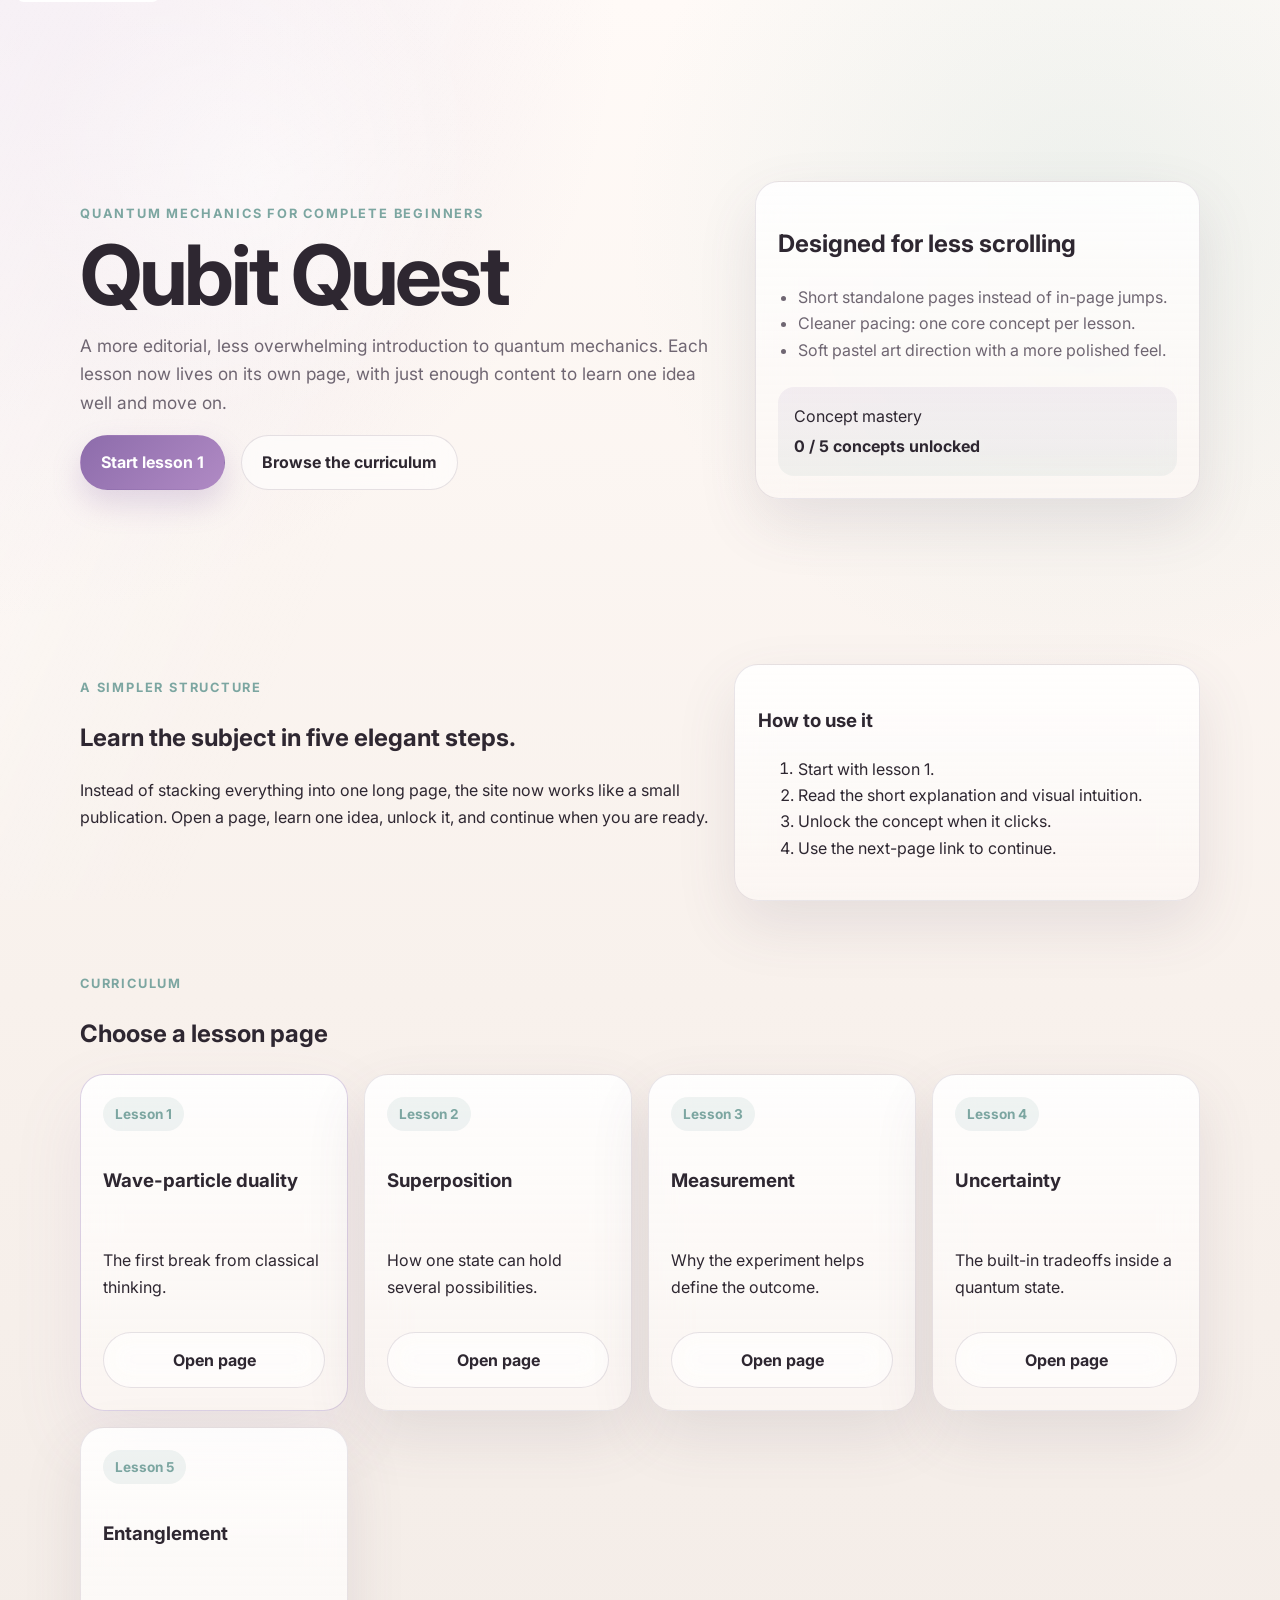
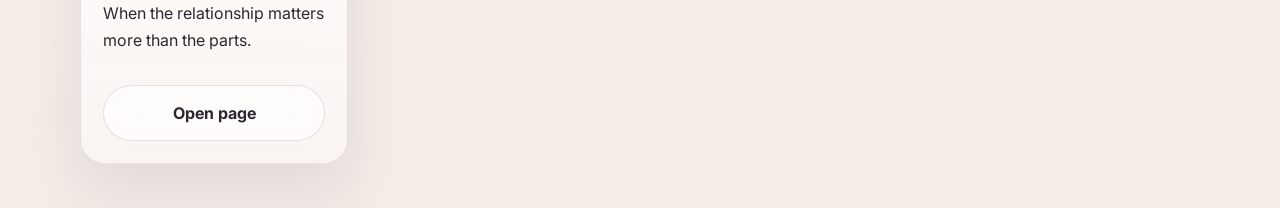
<file: index.html>
<!DOCTYPE html>
<html lang="en">
  <head>
    <meta charset="UTF-8" />
    <meta name="viewport" content="width=device-width, initial-scale=1.0" />
    <title>Qubit Quest | A calmer way into quantum ideas</title>
    <meta
      name="description"
      content="A refined, beginner-friendly quantum mechanics site with short standalone lesson pages and elegant pastel styling."
    />
    <link rel="preconnect" href="https://fonts.googleapis.com" />
    <link rel="preconnect" href="https://fonts.gstatic.com" crossorigin />
    <link
      href="https://fonts.googleapis.com/css2?family=Inter:wght@400;500;600;700;800&display=swap"
      rel="stylesheet"
    />
    <link rel="stylesheet" href="styles.css" />
    <script defer src="script.js"></script>
  </head>
  <body>
    <a class="skip-link" href="#main-content">Skip to content</a>

    <header class="site-header compact-header">
      <div class="brand-block">
        <p class="eyebrow">Quantum mechanics for complete beginners</p>
        <h1>Qubit Quest</h1>
        <p class="hero-copy">
          A more editorial, less overwhelming introduction to quantum mechanics.
          Each lesson now lives on its own page, with just enough content to learn
          one idea well and move on.
        </p>
        <div class="hero-actions">
          <a class="button primary" href="lesson-wave-particle.html">Start lesson 1</a>
          <a class="button secondary" href="#curriculum">Browse the curriculum</a>
        </div>
      </div>

      <section class="hero-panel" aria-labelledby="hero-panel-title">
        <h2 id="hero-panel-title">Designed for less scrolling</h2>
        <ul class="hero-list">
          <li>Short standalone pages instead of in-page jumps.</li>
          <li>Cleaner pacing: one core concept per lesson.</li>
          <li>Soft pastel art direction with a more polished feel.</li>
        </ul>
        <div class="score-card" aria-live="polite">
          <span>Concept mastery</span>
          <strong id="mastery-score">0 / 5 concepts unlocked</strong>
        </div>
      </section>
    </header>

    <main id="main-content">
      <section class="section intro-grid" aria-labelledby="welcome-title">
        <div>
          <p class="eyebrow">A simpler structure</p>
          <h2 id="welcome-title">Learn the subject in five elegant steps.</h2>
          <p>
            Instead of stacking everything into one long page, the site now works
            like a small publication. Open a page, learn one idea, unlock it, and
            continue when you are ready.
          </p>
        </div>
        <aside class="callout" aria-labelledby="approach-title">
          <h3 id="approach-title">How to use it</h3>
          <ol>
            <li>Start with lesson 1.</li>
            <li>Read the short explanation and visual intuition.</li>
            <li>Unlock the concept when it clicks.</li>
            <li>Use the next-page link to continue.</li>
          </ol>
        </aside>
      </section>

      <section class="section" id="curriculum" aria-labelledby="curriculum-title">
        <p class="eyebrow">Curriculum</p>
        <h2 id="curriculum-title">Choose a lesson page</h2>
        <div class="mission-grid pathway-grid">
          <article class="card mission-card pathway-card current">
            <div class="mission-badge">Lesson 1</div>
            <h3>Wave-particle duality</h3>
            <p>The first break from classical thinking.</p>
            <a class="button lesson-link" href="lesson-wave-particle.html">Open page</a>
          </article>
          <article class="card mission-card pathway-card">
            <div class="mission-badge">Lesson 2</div>
            <h3>Superposition</h3>
            <p>How one state can hold several possibilities.</p>
            <a class="button lesson-link" href="lesson-superposition.html">Open page</a>
          </article>
          <article class="card mission-card pathway-card">
            <div class="mission-badge">Lesson 3</div>
            <h3>Measurement</h3>
            <p>Why the experiment helps define the outcome.</p>
            <a class="button lesson-link" href="lesson-measurement.html">Open page</a>
          </article>
          <article class="card mission-card pathway-card">
            <div class="mission-badge">Lesson 4</div>
            <h3>Uncertainty</h3>
            <p>The built-in tradeoffs inside a quantum state.</p>
            <a class="button lesson-link" href="lesson-uncertainty.html">Open page</a>
          </article>
          <article class="card mission-card pathway-card">
            <div class="mission-badge">Lesson 5</div>
            <h3>Entanglement</h3>
            <p>When the relationship matters more than the parts.</p>
            <a class="button lesson-link" href="lesson-entanglement.html">Open page</a>
          </article>
        </div>
      </section>
    </main>
  </body>
</html>
</file>
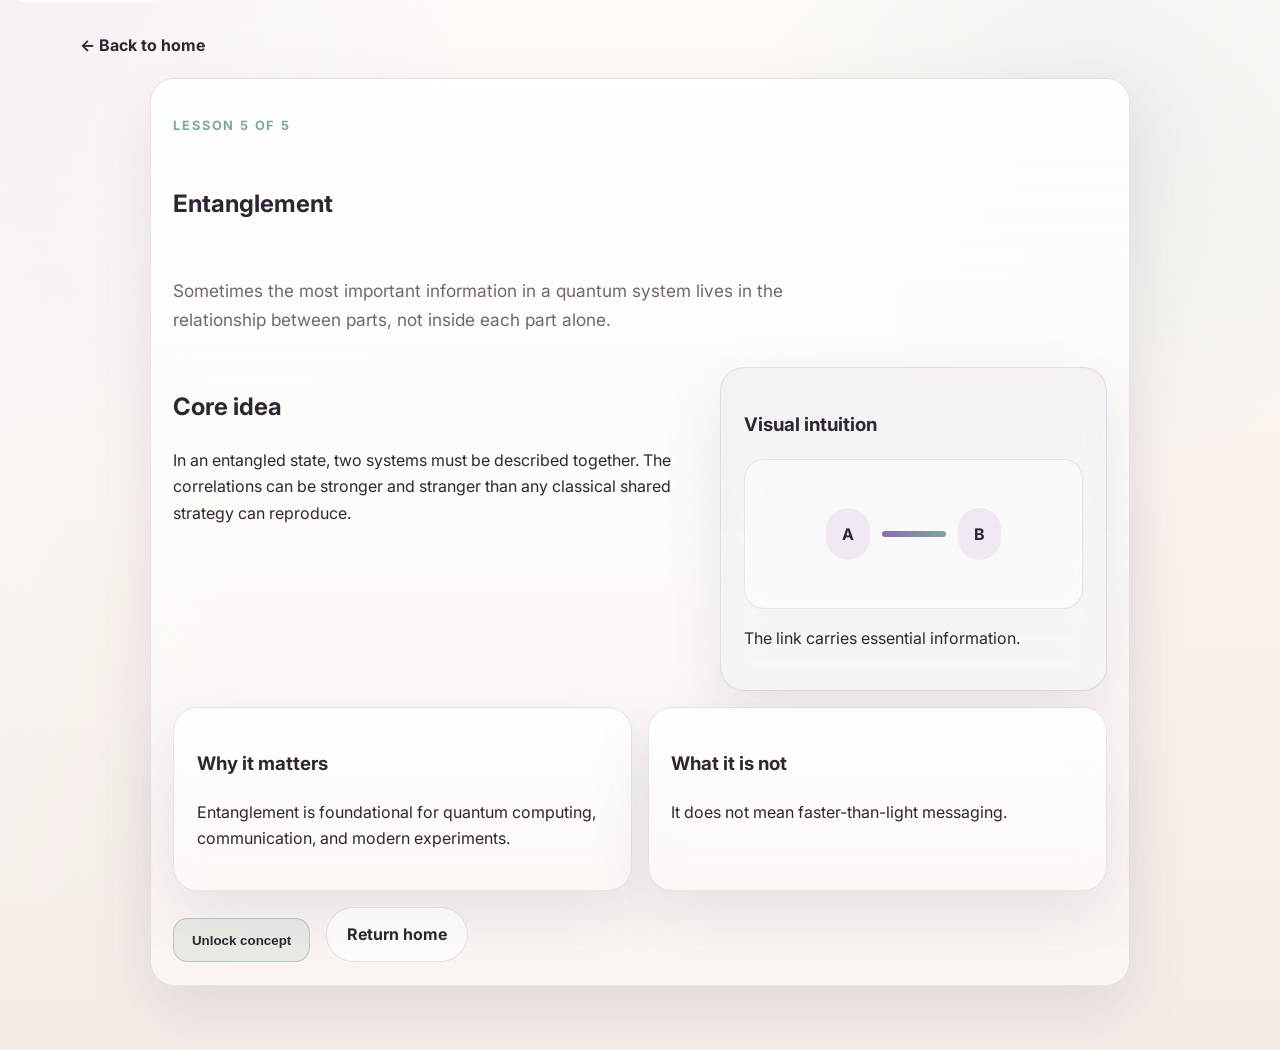
<file: lesson-entanglement.html>
<!DOCTYPE html>
<html lang="en">
<head>
<meta charset="UTF-8" />
<meta name="viewport" content="width=device-width, initial-scale=1.0" />
<title>Lesson 5 | Entanglement</title>
<link rel="preconnect" href="https://fonts.googleapis.com" />
<link rel="preconnect" href="https://fonts.gstatic.com" crossorigin />
<link href="https://fonts.googleapis.com/css2?family=Inter:wght@400;500;600;700;800&display=swap" rel="stylesheet" />
<link rel="stylesheet" href="styles.css" />
<script defer src="script.js">
</script>
</head>
<body>
<a class="skip-link" href="#main-content">Skip to content</a>
<main id="main-content" class="lesson-layout">
<a class="back-link" href="index.html">← Back to home</a>
<article class="card lesson-article">
<p class="lesson-kicker">Lesson 5 of 5</p>
<h1>Entanglement</h1>
<p class="hero-copy">Sometimes the most important information in a quantum system lives in the relationship between parts, not inside each part alone.</p>
<div class="lesson-page-grid compact-grid">
<div>
<h2>Core idea</h2>
<p>In an entangled state, two systems must be described together. The correlations can be stronger and stranger than any classical shared strategy can reproduce.</p>
</div>
<aside class="visual-card">
<h3>Visual intuition</h3>
<div class="entanglement-visual" aria-hidden="true">
<div class="ent-node">A</div>
<div class="ent-link">
</div>
<div class="ent-node">B</div>
</div>
<p>The link carries essential information.</p>
</aside>
</div>
<div class="intuition-grid">
<section class="mini-card">
<h3>Why it matters</h3>
<p>Entanglement is foundational for quantum computing, communication, and modern experiments.</p>
</section>
<section class="mini-card">
<h3>What it is not</h3>
<p>It does not mean faster-than-light messaging.</p>
</section>
</div>
<div class="lesson-actions">
<button class="unlock-btn" data-concept="Entanglement">Unlock concept</button>
<a class="button secondary" href="index.html">Return home</a>
</div>
</article>
</main>
</body>
</html>
</file>
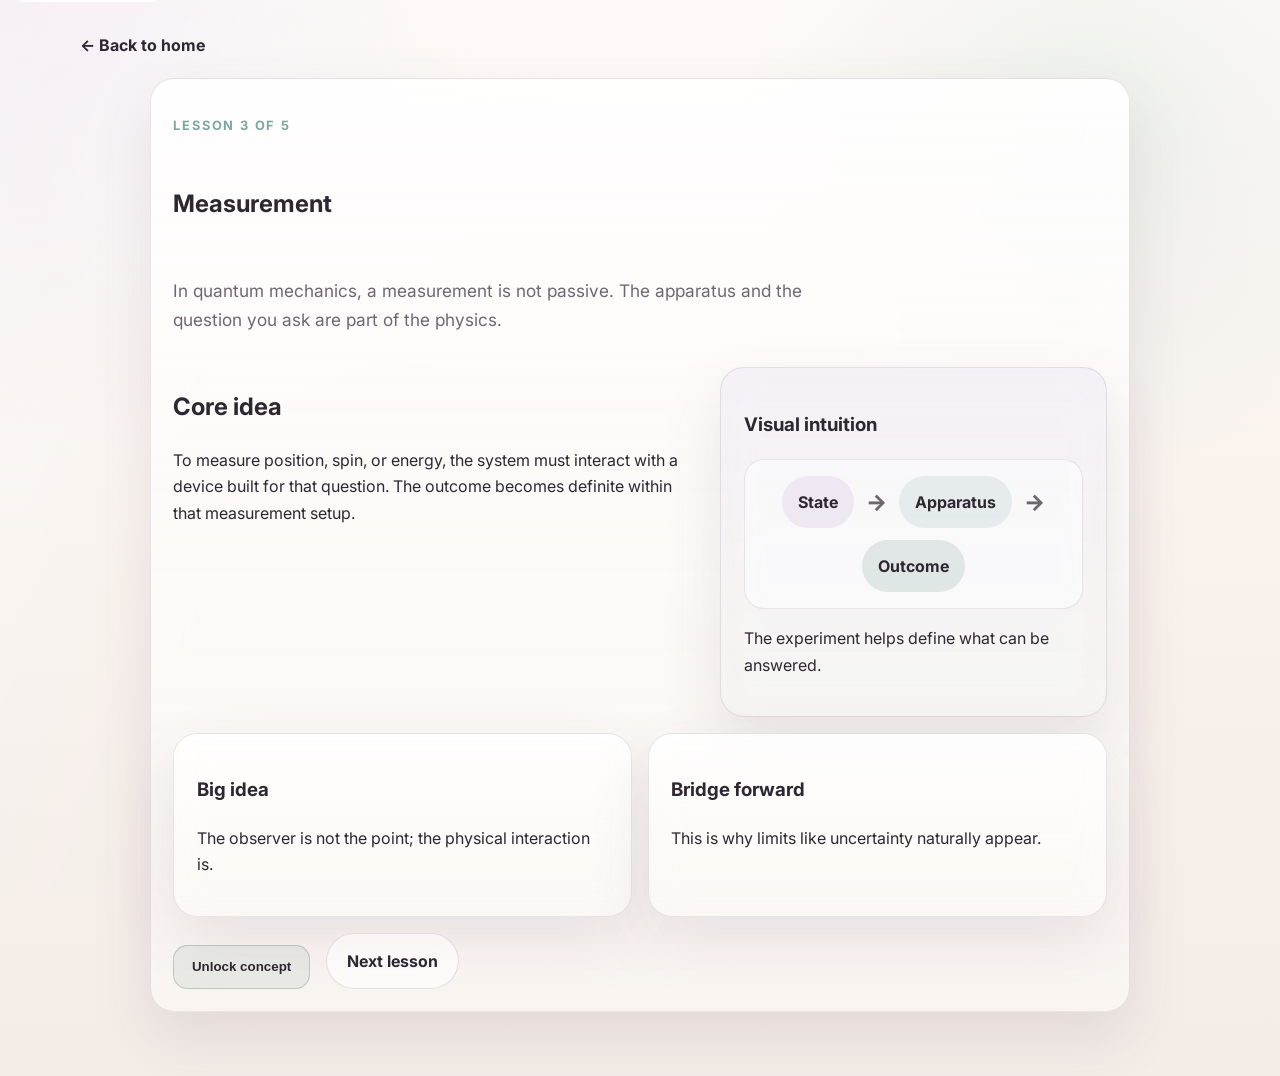
<file: lesson-measurement.html>
<!DOCTYPE html>
<html lang="en">
<head>
<meta charset="UTF-8" />
<meta name="viewport" content="width=device-width, initial-scale=1.0" />
<title>Lesson 3 | Measurement</title>
<link rel="preconnect" href="https://fonts.googleapis.com" />
<link rel="preconnect" href="https://fonts.gstatic.com" crossorigin />
<link href="https://fonts.googleapis.com/css2?family=Inter:wght@400;500;600;700;800&display=swap" rel="stylesheet" />
<link rel="stylesheet" href="styles.css" />
<script defer src="script.js">
</script>
</head>
<body>
<a class="skip-link" href="#main-content">Skip to content</a>
<main id="main-content" class="lesson-layout">
<a class="back-link" href="index.html">← Back to home</a>
<article class="card lesson-article">
<p class="lesson-kicker">Lesson 3 of 5</p>
<h1>Measurement</h1>
<p class="hero-copy">In quantum mechanics, a measurement is not passive. The apparatus and the question you ask are part of the physics.</p>
<div class="lesson-page-grid compact-grid">
<div>
<h2>Core idea</h2>
<p>To measure position, spin, or energy, the system must interact with a device built for that question. The outcome becomes definite within that measurement setup.</p>
</div>
<aside class="visual-card">
<h3>Visual intuition</h3>
<div class="measurement-visual" aria-hidden="true">
<div class="measure-box">State</div>
<div class="measure-arrow">→</div>
<div class="measure-box alt">Apparatus</div>
<div class="measure-arrow">→</div>
<div class="measure-box result">Outcome</div>
</div>
<p>The experiment helps define what can be answered.</p>
</aside>
</div>
<div class="intuition-grid">
<section class="mini-card">
<h3>Big idea</h3>
<p>The observer is not the point; the physical interaction is.</p>
</section>
<section class="mini-card">
<h3>Bridge forward</h3>
<p>This is why limits like uncertainty naturally appear.</p>
</section>
</div>
<div class="lesson-actions">
<button class="unlock-btn" data-concept="Measurement">Unlock concept</button>
<a class="button secondary" href="lesson-uncertainty.html">Next lesson</a>
</div>
</article>
</main>
</body>
</html>
</file>
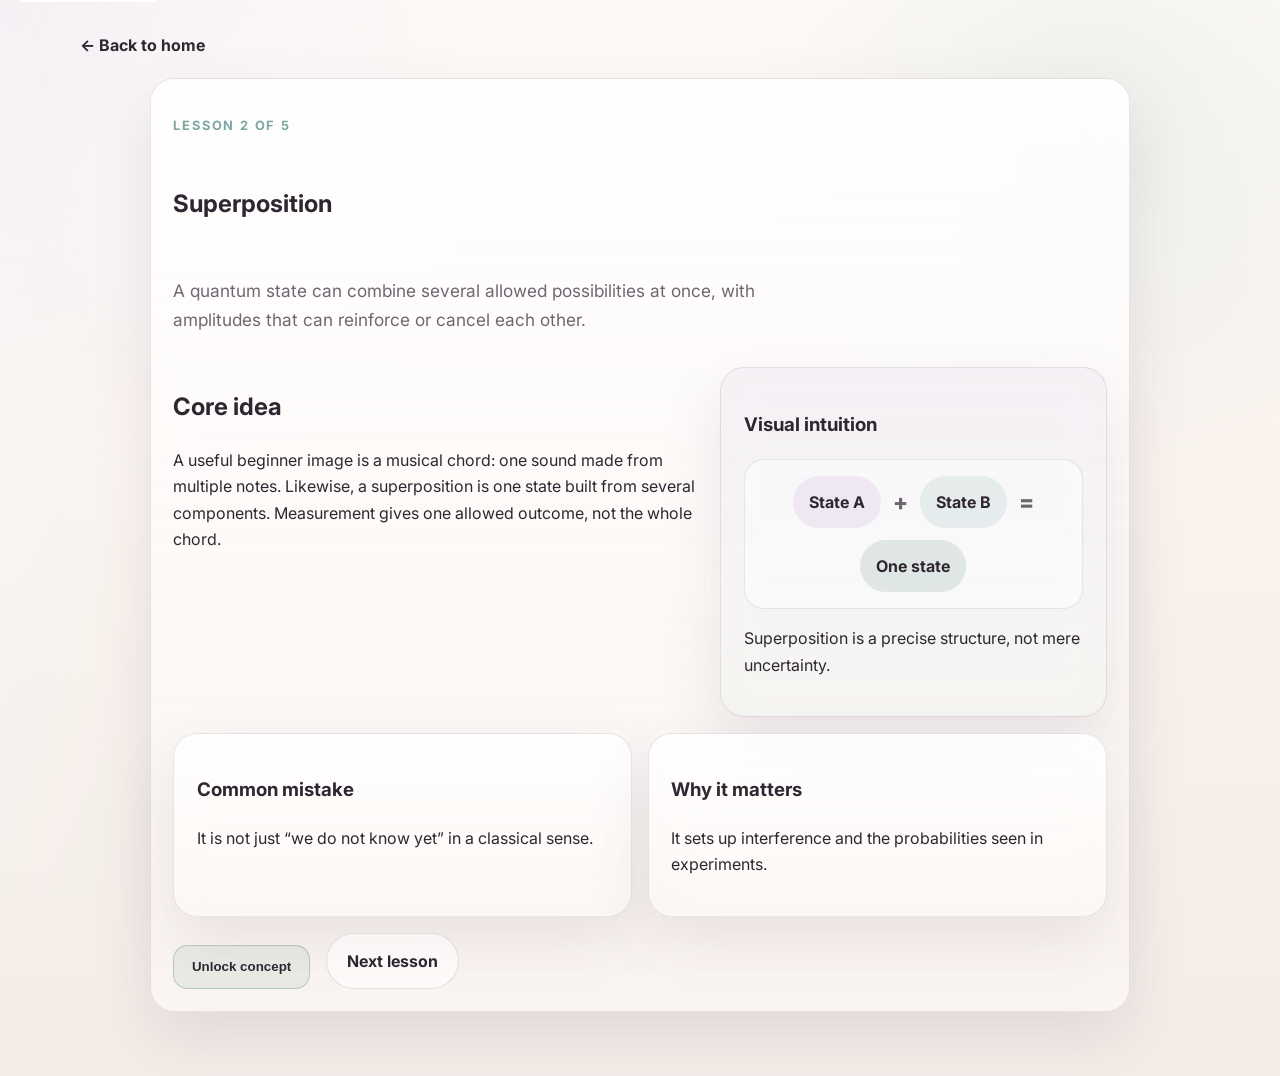
<file: lesson-superposition.html>
<!DOCTYPE html>
<html lang="en">
<head>
<meta charset="UTF-8" />
<meta name="viewport" content="width=device-width, initial-scale=1.0" />
<title>Lesson 2 | Superposition</title>
<link rel="preconnect" href="https://fonts.googleapis.com" />
<link rel="preconnect" href="https://fonts.gstatic.com" crossorigin />
<link href="https://fonts.googleapis.com/css2?family=Inter:wght@400;500;600;700;800&display=swap" rel="stylesheet" />
<link rel="stylesheet" href="styles.css" />
<script defer src="script.js">
</script>
</head>
<body>
<a class="skip-link" href="#main-content">Skip to content</a>
<main id="main-content" class="lesson-layout">
<a class="back-link" href="index.html">← Back to home</a>
<article class="card lesson-article">
<p class="lesson-kicker">Lesson 2 of 5</p>
<h1>Superposition</h1>
<p class="hero-copy">A quantum state can combine several allowed possibilities at once, with amplitudes that can reinforce or cancel each other.</p>
<div class="lesson-page-grid compact-grid">
<div>
<h2>Core idea</h2>
<p>A useful beginner image is a musical chord: one sound made from multiple notes. Likewise, a superposition is one state built from several components. Measurement gives one allowed outcome, not the whole chord.</p>
</div>
<aside class="visual-card">
<h3>Visual intuition</h3>
<div class="superposition-visual" aria-hidden="true">
<span class="state-pill">State A</span>
<span class="plus-sign">+</span>
<span class="state-pill alt">State B</span>
<span class="equals-sign">=</span>
<span class="state-pill result">One state</span>
</div>
<p>Superposition is a precise structure, not mere uncertainty.</p>
</aside>
</div>
<div class="intuition-grid">
<section class="mini-card">
<h3>Common mistake</h3>
<p>It is not just “we do not know yet” in a classical sense.</p>
</section>
<section class="mini-card">
<h3>Why it matters</h3>
<p>It sets up interference and the probabilities seen in experiments.</p>
</section>
</div>
<div class="lesson-actions">
<button class="unlock-btn" data-concept="Superposition">Unlock concept</button>
<a class="button secondary" href="lesson-measurement.html">Next lesson</a>
</div>
</article>
</main>
</body>
</html>
</file>
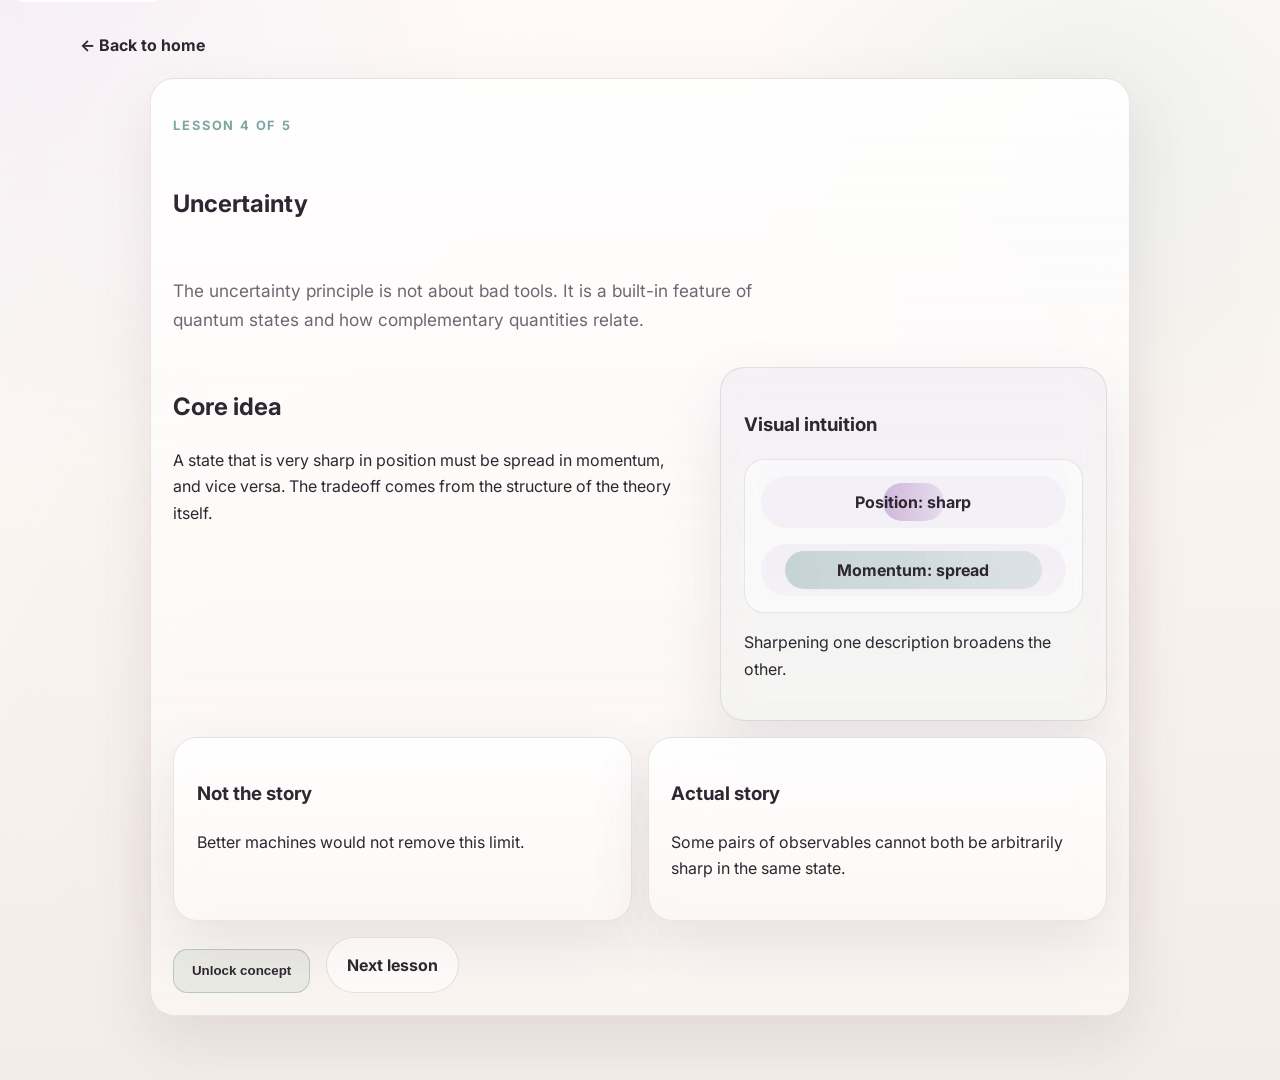
<file: lesson-uncertainty.html>
<!DOCTYPE html>
<html lang="en">
<head>
<meta charset="UTF-8" />
<meta name="viewport" content="width=device-width, initial-scale=1.0" />
<title>Lesson 4 | Uncertainty</title>
<link rel="preconnect" href="https://fonts.googleapis.com" />
<link rel="preconnect" href="https://fonts.gstatic.com" crossorigin />
<link href="https://fonts.googleapis.com/css2?family=Inter:wght@400;500;600;700;800&display=swap" rel="stylesheet" />
<link rel="stylesheet" href="styles.css" />
<script defer src="script.js">
</script>
</head>
<body>
<a class="skip-link" href="#main-content">Skip to content</a>
<main id="main-content" class="lesson-layout">
<a class="back-link" href="index.html">← Back to home</a>
<article class="card lesson-article">
<p class="lesson-kicker">Lesson 4 of 5</p>
<h1>Uncertainty</h1>
<p class="hero-copy">The uncertainty principle is not about bad tools. It is a built-in feature of quantum states and how complementary quantities relate.</p>
<div class="lesson-page-grid compact-grid">
<div>
<h2>Core idea</h2>
<p>A state that is very sharp in position must be spread in momentum, and vice versa. The tradeoff comes from the structure of the theory itself.</p>
</div>
<aside class="visual-card">
<h3>Visual intuition</h3>
<div class="uncertainty-visual" aria-hidden="true">
<div class="uncertainty-axis tight">
<span>Position: sharp</span>
</div>
<div class="uncertainty-axis wide">
<span>Momentum: spread</span>
</div>
</div>
<p>Sharpening one description broadens the other.</p>
</aside>
</div>
<div class="intuition-grid">
<section class="mini-card">
<h3>Not the story</h3>
<p>Better machines would not remove this limit.</p>
</section>
<section class="mini-card">
<h3>Actual story</h3>
<p>Some pairs of observables cannot both be arbitrarily sharp in the same state.</p>
</section>
</div>
<div class="lesson-actions">
<button class="unlock-btn" data-concept="Uncertainty">Unlock concept</button>
<a class="button secondary" href="lesson-entanglement.html">Next lesson</a>
</div>
</article>
</main>
</body>
</html>
</file>
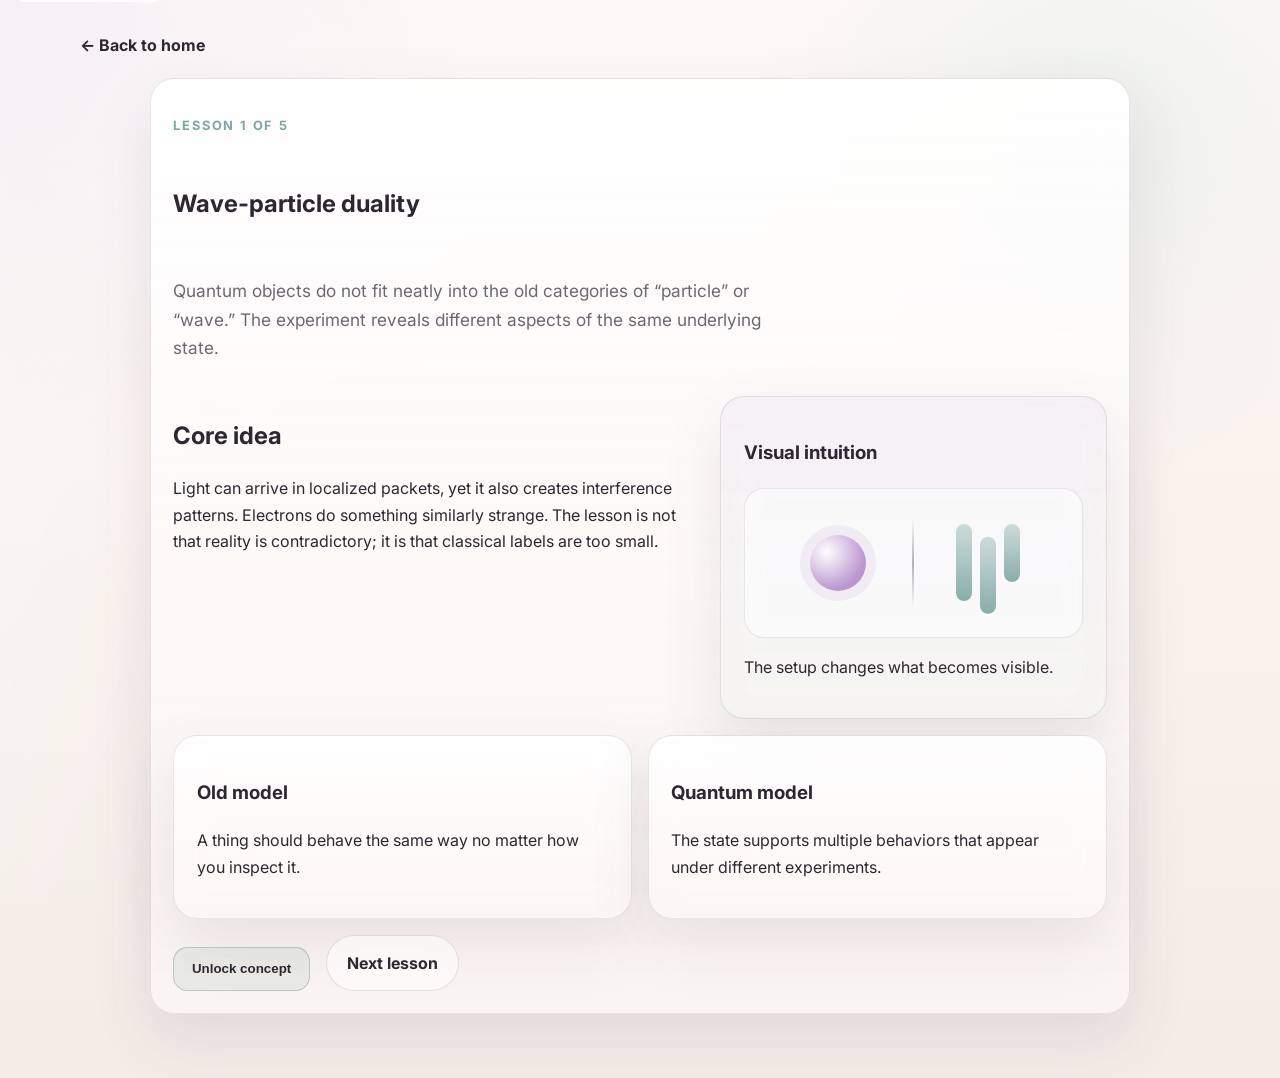
<file: lesson-wave-particle.html>
<!DOCTYPE html>
<html lang="en">
  <head>
    <meta charset="UTF-8" />
    <meta name="viewport" content="width=device-width, initial-scale=1.0" />
    <title>Lesson 1 | Wave-particle duality</title>
    <link rel="preconnect" href="https://fonts.googleapis.com" />
    <link rel="preconnect" href="https://fonts.gstatic.com" crossorigin />
    <link href="https://fonts.googleapis.com/css2?family=Inter:wght@400;500;600;700;800&display=swap" rel="stylesheet" />
    <link rel="stylesheet" href="styles.css" />
    <script defer src="script.js"></script>
  </head>
  <body>
    <a class="skip-link" href="#main-content">Skip to content</a>
    <main id="main-content" class="lesson-layout">
      <a class="back-link" href="index.html">← Back to home</a>
      <article class="card lesson-article">
        <p class="lesson-kicker">Lesson 1 of 5</p>
        <h1>Wave-particle duality</h1>
        <p class="hero-copy">Quantum objects do not fit neatly into the old categories of “particle” or “wave.” The experiment reveals different aspects of the same underlying state.</p>
        <div class="lesson-page-grid compact-grid">
          <div>
            <h2>Core idea</h2>
            <p>Light can arrive in localized packets, yet it also creates interference patterns. Electrons do something similarly strange. The lesson is not that reality is contradictory; it is that classical labels are too small.</p>
          </div>
          <aside class="visual-card">
            <h3>Visual intuition</h3>
            <div class="dual-visual" aria-hidden="true">
              <div class="visual-orb orb-particle"></div>
              <div class="visual-divider"></div>
              <div class="visual-wave"><span></span><span></span><span></span></div>
            </div>
            <p>The setup changes what becomes visible.</p>
          </aside>
        </div>
        <div class="intuition-grid">
          <section class="mini-card"><h3>Old model</h3><p>A thing should behave the same way no matter how you inspect it.</p></section>
          <section class="mini-card"><h3>Quantum model</h3><p>The state supports multiple behaviors that appear under different experiments.</p></section>
        </div>
        <div class="lesson-actions">
          <button class="unlock-btn" data-concept="Wave-particle duality">Unlock concept</button>
          <a class="button secondary" href="lesson-superposition.html">Next lesson</a>
        </div>
      </article>
    </main>
  </body>
</html>
</file>
<file: styles.css>
:root {
  --bg: #faf5f2;
  --bg-alt: #f4ece8;
  --panel: rgba(255, 252, 250, 0.82);
  --card: rgba(255, 255, 255, 0.8);
  --text: #2e2731;
  --muted: #6f6672;
  --accent: #8d6cab;
  --accent-2: #7ca6a1;
  --success: #5d8c77;
  --border: rgba(117, 101, 124, 0.16);
  --shadow: 0 24px 60px rgba(90, 74, 96, 0.12);
}

* { box-sizing: border-box; }
html { scroll-behavior: smooth; }
body {
  margin: 0;
  font-family: 'Inter', system-ui, sans-serif;
  background:
    radial-gradient(circle at top left, rgba(186, 155, 211, 0.2), transparent 28%),
    radial-gradient(circle at 85% 12%, rgba(161, 204, 196, 0.18), transparent 24%),
    linear-gradient(180deg, #fffaf7 0%, #f8f1ec 55%, #f3ece7 100%);
  color: var(--text);
  line-height: 1.65;
  min-height: 100vh;
}
body::before {
  content: '';
  position: fixed;
  inset: 0;
  pointer-events: none;
  background:
    linear-gradient(115deg, rgba(255, 255, 255, 0.42), transparent 35%),
    radial-gradient(circle at 20% 20%, rgba(255, 255, 255, 0.45), transparent 18%);
  z-index: -1;
}
.skip-link { position: absolute; left: 1rem; top: -3rem; background: #fff; color: #000; padding: 0.75rem 1rem; border-radius: 0.5rem; }
.skip-link:focus { top: 1rem; }
.site-header, .section, .lesson-layout { width: min(1120px, calc(100% - 2rem)); margin: 0 auto; }
.site-header { display: grid; grid-template-columns: 1.3fr 0.9fr; gap: 2rem; align-items: center; padding: 4.5rem 0 2.5rem; }
.compact-header { min-height: 72vh; }
.brand-block h1 { margin: 0; font-size: clamp(3rem, 7vw, 5.2rem); line-height: 0.94; letter-spacing: -0.04em; }
.eyebrow, .lesson-kicker { text-transform: uppercase; letter-spacing: 0.14em; color: var(--accent-2); font-size: 0.8rem; font-weight: 700; }
.hero-copy { max-width: 58ch; font-size: 1.08rem; color: var(--muted); }
.hero-actions, .button, .lesson-actions { display: inline-flex; gap: 1rem; flex-wrap: wrap; }
.button {
  align-items: center; justify-content: center; min-height: 48px; padding: 0.85rem 1.25rem; border-radius: 999px;
  text-decoration: none; font-weight: 700; border: 1px solid transparent; cursor: pointer;
  transition: transform 160ms ease, box-shadow 160ms ease, background 160ms ease;
}
.button:hover, .unlock-btn:hover { transform: translateY(-1px); }
.primary { background: linear-gradient(135deg, var(--accent), #b08ac4); color: white; box-shadow: 0 14px 30px rgba(141, 108, 171, 0.24); }
.secondary, .lesson-link { background: rgba(255, 255, 255, 0.54); color: var(--text); border-color: rgba(117, 101, 124, 0.18); backdrop-filter: blur(14px); }
.hero-panel, .card, .callout, .mini-card, .visual-card {
  background: linear-gradient(180deg, rgba(255, 255, 255, 0.88), rgba(252, 247, 244, 0.74));
  border: 1px solid var(--border); border-radius: 1.5rem; box-shadow: var(--shadow); backdrop-filter: blur(18px);
}
.hero-panel, .callout, .card, .visual-card, .mini-card { padding: 1.4rem; }
.hero-list { padding-left: 1.25rem; color: var(--muted); }
.score-card { display: grid; gap: 0.25rem; margin-top: 1.5rem; padding: 1rem; border-radius: 1rem; background: linear-gradient(180deg, rgba(141, 108, 171, 0.09), rgba(124, 166, 161, 0.09)); }
.section { padding: 1rem 0 2.75rem; }
.intro-grid, .lesson-page-grid { display: grid; grid-template-columns: 1.15fr 0.85fr; gap: 1.5rem; }
.compact-grid { align-items: start; }
.mission-grid, .intuition-grid { display: grid; grid-template-columns: repeat(auto-fit, minmax(230px, 1fr)); gap: 1rem; }
.mission-card, .lesson-article { display: flex; flex-direction: column; gap: 1rem; }
.pathway-card.current { border-color: rgba(141, 108, 171, 0.3); box-shadow: 0 28px 70px rgba(141, 108, 171, 0.1); }
.mission-badge { align-self: flex-start; padding: 0.35rem 0.75rem; border-radius: 999px; background: rgba(124, 166, 161, 0.12); color: var(--accent-2); font-weight: 700; font-size: 0.85rem; }
.lesson-layout { padding: 2rem 0 4rem; }
.lesson-article { max-width: 980px; margin: 0 auto; }
.back-link { display: inline-block; margin: 0 0 1.25rem; color: var(--text); text-decoration: none; font-weight: 700; }
.unlock-btn {
  margin-top: auto; min-height: 44px; border-radius: 0.9rem; border: 1px solid rgba(93, 140, 119, 0.35);
  background: rgba(93, 140, 119, 0.1); color: var(--text); font-weight: 700; cursor: pointer; padding: 0.85rem 1.1rem;
}
.unlock-btn.unlocked { background: rgba(93, 140, 119, 0.18); border-color: var(--success); }
.visual-card { background: linear-gradient(180deg, rgba(141, 108, 171, 0.08), rgba(124, 166, 161, 0.06)); }
.dual-visual, .superposition-visual, .measurement-visual, .uncertainty-visual, .entanglement-visual {
  min-height: 150px; border-radius: 1.25rem; background: rgba(255, 255, 255, 0.66); border: 1px solid rgba(117, 101, 124, 0.14); backdrop-filter: blur(12px); margin: 1rem 0;
}
.dual-visual { display: grid; grid-template-columns: 1fr auto 1fr; align-items: center; padding: 1.25rem; }
.visual-orb { width: 3.5rem; height: 3.5rem; margin: 0 auto; border-radius: 50%; background: radial-gradient(circle at 30% 30%, #ffffff, #bb95d0 70%); box-shadow: 0 0 0 10px rgba(176, 138, 196, 0.12); }
.visual-divider { width: 2px; height: 90px; background: linear-gradient(180deg, transparent, rgba(117, 101, 124, 0.5), transparent); }
.visual-wave { display: flex; justify-content: center; gap: 0.5rem; }
.visual-wave span { width: 1rem; height: 4.8rem; border-radius: 999px; background: linear-gradient(180deg, rgba(124, 166, 161, 0.35), rgba(124, 166, 161, 0.9)); }
.visual-wave span:nth-child(2) { transform: translateY(0.8rem); }
.visual-wave span:nth-child(3) { height: 3.6rem; }
.superposition-visual, .measurement-visual, .entanglement-visual { display: flex; align-items: center; justify-content: center; gap: 0.75rem; padding: 1rem; flex-wrap: wrap; }
.state-pill, .measure-box, .ent-node { padding: 0.8rem 1rem; border-radius: 999px; background: rgba(176, 138, 196, 0.14); color: var(--text); font-weight: 700; }
.state-pill.alt, .measure-box.alt { background: rgba(124, 166, 161, 0.16); }
.state-pill.result, .measure-box.result { background: rgba(93, 140, 119, 0.16); }
.plus-sign, .equals-sign, .measure-arrow { font-size: 1.4rem; font-weight: 800; color: var(--muted); }
.uncertainty-visual { display: grid; gap: 1rem; padding: 1rem; }
.uncertainty-axis { position: relative; min-height: 3.25rem; border-radius: 999px; background: rgba(176, 138, 196, 0.08); overflow: hidden; }
.uncertainty-axis span { position: absolute; inset: 0; display: flex; align-items: center; justify-content: center; font-weight: 700; }
.uncertainty-axis.tight::before, .uncertainty-axis.wide::before { content: ''; position: absolute; top: 0.45rem; bottom: 0.45rem; border-radius: 999px; }
.uncertainty-axis.tight::before { left: 40%; right: 40%; background: linear-gradient(90deg, rgba(176, 138, 196, 0.55), rgba(176, 138, 196, 0.18)); }
.uncertainty-axis.wide::before { left: 8%; right: 8%; background: linear-gradient(90deg, rgba(124, 166, 161, 0.38), rgba(124, 166, 161, 0.2)); }
.ent-link { width: 4rem; height: 0.35rem; border-radius: 999px; background: linear-gradient(90deg, var(--accent), var(--accent-2)); }
button:focus-visible, a:focus-visible { outline: 3px solid #584765; outline-offset: 3px; }
@media (max-width: 900px) {
  .site-header, .intro-grid, .lesson-page-grid { grid-template-columns: 1fr; }
  .compact-header { min-height: auto; }
}
</file>
